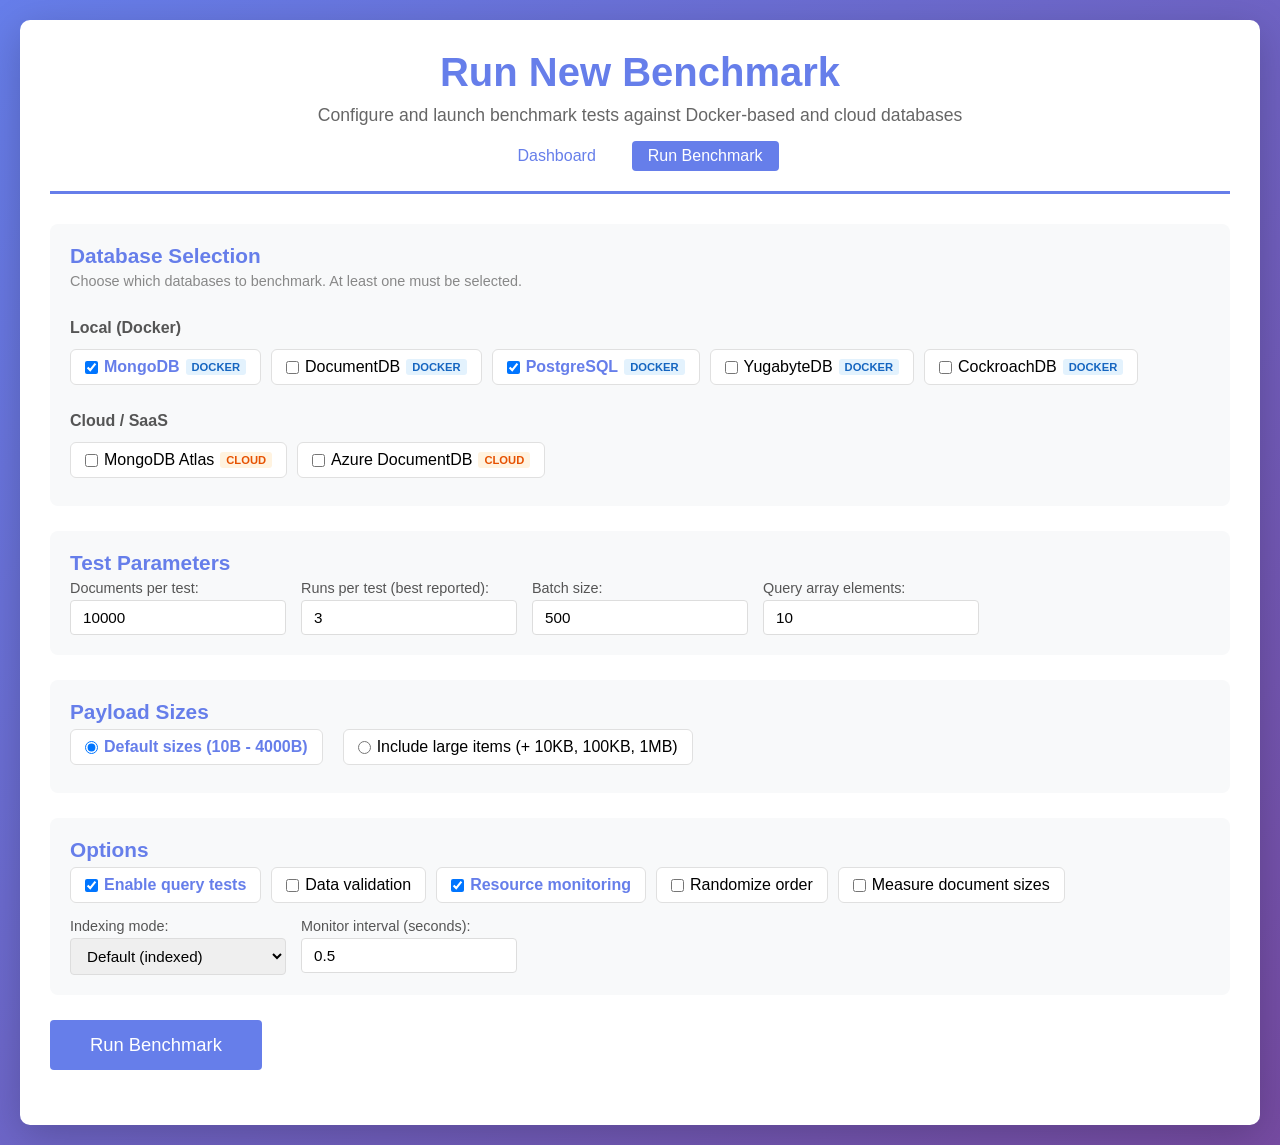
<file: webapp/public/benchmark.html>
<!DOCTYPE html>
<html lang="en">
<head>
    <meta charset="UTF-8">
    <meta name="viewport" content="width=device-width, initial-scale=1.0">
    <title>Run New Benchmark</title>
    <link rel="stylesheet" href="css/style.css">
    <link rel="stylesheet" href="css/benchmark.css">
</head>
<body>
    <div class="container">
        <header>
            <h1>Run New Benchmark</h1>
            <p>Configure and launch benchmark tests against Docker-based and cloud databases</p>
            <nav class="header-nav">
                <a href="/">Dashboard</a>
                <a href="/benchmark.html" class="active">Run Benchmark</a>
            </nav>
        </header>

        <form id="benchmark-form">
            <!-- Database Selection -->
            <div class="form-section">
                <h2>Database Selection</h2>
                <p class="section-desc">Choose which databases to benchmark. At least one must be selected.</p>

                <div class="db-grid">
                    <h3>Local (Docker)</h3>
                    <div class="checkbox-group">
                        <label class="checkbox-label">
                            <input type="checkbox" name="databases" value="mongodb" checked>
                            <span class="cb-text">MongoDB</span>
                            <span class="cb-badge docker">Docker</span>
                        </label>
                        <label class="checkbox-label">
                            <input type="checkbox" name="databases" value="documentdb">
                            <span class="cb-text">DocumentDB</span>
                            <span class="cb-badge docker">Docker</span>
                        </label>
                        <label class="checkbox-label">
                            <input type="checkbox" name="databases" value="postgresql" checked>
                            <span class="cb-text">PostgreSQL</span>
                            <span class="cb-badge docker">Docker</span>
                        </label>
                        <label class="checkbox-label">
                            <input type="checkbox" name="databases" value="yugabytedb">
                            <span class="cb-text">YugabyteDB</span>
                            <span class="cb-badge docker">Docker</span>
                        </label>
                        <label class="checkbox-label">
                            <input type="checkbox" name="databases" value="cockroachdb">
                            <span class="cb-text">CockroachDB</span>
                            <span class="cb-badge docker">Docker</span>
                        </label>
                    </div>

                    <h3>Cloud / SaaS</h3>
                    <div class="checkbox-group">
                        <label class="checkbox-label">
                            <input type="checkbox" name="databases" value="mongodb-atlas" id="db-atlas">
                            <span class="cb-text">MongoDB Atlas</span>
                            <span class="cb-badge cloud">Cloud</span>
                        </label>
                        <label class="checkbox-label">
                            <input type="checkbox" name="databases" value="azure-documentdb" id="db-azure">
                            <span class="cb-text">Azure DocumentDB</span>
                            <span class="cb-badge cloud">Cloud</span>
                        </label>
                    </div>
                </div>

                <!-- Cloud connection string overrides -->
                <div id="cloud-config" class="cloud-config" style="display:none;">
                    <h3>Cloud Database Connection</h3>
                    <p class="section-desc">Provide connection strings for selected cloud databases. These override config/benchmark_config.ini values for this run only.</p>

                    <div id="atlas-conn-group" class="conn-group" style="display:none;">
                        <label for="atlas-conn">MongoDB Atlas Connection String:</label>
                        <input type="text" id="atlas-conn" placeholder="mongodb+srv://user:pass@cluster.mongodb.net/test" autocomplete="off">
                        <span class="conn-hint">Leave blank to use the value from benchmark_config.ini</span>
                    </div>

                    <div id="azure-conn-group" class="conn-group" style="display:none;">
                        <label for="azure-conn">Azure DocumentDB Connection String:</label>
                        <input type="text" id="azure-conn" placeholder="mongodb://user:pass@host:10255/?ssl=true&..." autocomplete="off">
                        <span class="conn-hint">Leave blank to use the value from benchmark_config.ini</span>
                    </div>
                </div>
            </div>

            <!-- Test Parameters -->
            <div class="form-section">
                <h2>Test Parameters</h2>

                <div class="params-grid">
                    <div class="param-group">
                        <label for="num-docs">Documents per test:</label>
                        <input type="number" id="num-docs" value="10000" min="100" max="1000000" step="100">
                    </div>
                    <div class="param-group">
                        <label for="num-runs">Runs per test (best reported):</label>
                        <input type="number" id="num-runs" value="3" min="1" max="20">
                    </div>
                    <div class="param-group">
                        <label for="batch-size">Batch size:</label>
                        <input type="number" id="batch-size" value="500" min="1" max="100000">
                    </div>
                    <div class="param-group">
                        <label for="query-links">Query array elements:</label>
                        <input type="number" id="query-links" value="10" min="1" max="1000">
                    </div>
                </div>
            </div>

            <!-- Payload Sizes -->
            <div class="form-section">
                <h2>Payload Sizes</h2>
                <div class="checkbox-group horizontal">
                    <label class="checkbox-label">
                        <input type="radio" name="payload-mode" value="default" checked>
                        <span class="cb-text">Default sizes (10B - 4000B)</span>
                    </label>
                    <label class="checkbox-label">
                        <input type="radio" name="payload-mode" value="large">
                        <span class="cb-text">Include large items (+ 10KB, 100KB, 1MB)</span>
                    </label>
                </div>
            </div>

            <!-- Options -->
            <div class="form-section">
                <h2>Options</h2>
                <div class="options-grid">
                    <label class="checkbox-label">
                        <input type="checkbox" id="opt-queries" checked>
                        <span class="cb-text">Enable query tests</span>
                    </label>
                    <label class="checkbox-label">
                        <input type="checkbox" id="opt-validate">
                        <span class="cb-text">Data validation</span>
                    </label>
                    <label class="checkbox-label">
                        <input type="checkbox" id="opt-monitor" checked>
                        <span class="cb-text">Resource monitoring</span>
                    </label>
                    <label class="checkbox-label">
                        <input type="checkbox" id="opt-randomize">
                        <span class="cb-text">Randomize order</span>
                    </label>
                    <label class="checkbox-label">
                        <input type="checkbox" id="opt-measure-sizes">
                        <span class="cb-text">Measure document sizes</span>
                    </label>
                </div>

                <div class="params-grid" style="margin-top: 15px;">
                    <div class="param-group">
                        <label for="index-mode">Indexing mode:</label>
                        <select id="index-mode">
                            <option value="default">Default (indexed)</option>
                            <option value="no-index">No index (insert only)</option>
                            <option value="full-comparison">Full comparison (both)</option>
                        </select>
                    </div>
                    <div class="param-group">
                        <label for="monitor-interval">Monitor interval (seconds):</label>
                        <input type="number" id="monitor-interval" value="0.5" min="0.1" max="30" step="0.1">
                    </div>
                </div>
            </div>

            <!-- Actions -->
            <div class="form-actions">
                <button type="submit" id="run-btn" class="btn-primary btn-large">Run Benchmark</button>
                <button type="button" id="stop-btn" class="btn-danger btn-large" style="display:none;">Stop</button>
            </div>
        </form>

        <!-- Output Console -->
        <div id="output-section" class="output-section" style="display:none;">
            <h2>
                Benchmark Output
                <span id="run-status" class="run-status"></span>
            </h2>
            <div id="output-console" class="output-console"></div>
        </div>
    </div>

    <script src="js/benchmark.js"></script>
</body>
</html>
</file>
<file: webapp/public/css/style.css>
* {
    margin: 0;
    padding: 0;
    box-sizing: border-box;
}

body {
    font-family: -apple-system, BlinkMacSystemFont, 'Segoe UI', Roboto, Oxygen, Ubuntu, Cantarell, sans-serif;
    background: linear-gradient(135deg, #667eea 0%, #764ba2 100%);
    min-height: 100vh;
    padding: 20px;
}

.container {
    max-width: 1400px;
    margin: 0 auto;
    background: white;
    border-radius: 10px;
    box-shadow: 0 10px 40px rgba(0,0,0,0.2);
    padding: 30px;
}

header {
    text-align: center;
    margin-bottom: 30px;
    padding-bottom: 20px;
    border-bottom: 3px solid #667eea;
}

header h1 {
    color: #667eea;
    font-size: 2.5em;
    margin-bottom: 10px;
}

header p {
    color: #666;
    font-size: 1.1em;
}

.filters {
    display: flex;
    flex-wrap: wrap;
    gap: 15px;
    margin-bottom: 30px;
    padding: 20px;
    background: #f8f9fa;
    border-radius: 8px;
}

.filter-group {
    display: flex;
    flex-direction: column;
    gap: 5px;
}

.filter-group label {
    font-weight: 500;
    color: #555;
    font-size: 0.9em;
}

.filter-group select,
.filter-group input {
    padding: 8px 12px;
    border: 1px solid #ddd;
    border-radius: 4px;
    font-size: 0.95em;
}

.btn-primary,
.btn-secondary {
    padding: 10px 20px;
    border: none;
    border-radius: 4px;
    cursor: pointer;
    font-size: 1em;
    font-weight: 500;
    transition: all 0.3s;
    align-self: flex-end;
}

.btn-primary {
    background: #667eea;
    color: white;
}

.btn-primary:hover {
    background: #5568d3;
}

.btn-secondary {
    background: #6c757d;
    color: white;
}

.btn-secondary:hover {
    background: #5a6268;
}

.charts-container {
    display: grid;
    grid-template-columns: repeat(auto-fit, minmax(500px, 1fr));
    gap: 30px;
    margin-bottom: 30px;
}

.chart-section {
    background: #f8f9fa;
    padding: 20px;
    border-radius: 8px;
}

.chart-section h2 {
    color: #667eea;
    margin-bottom: 15px;
    font-size: 1.3em;
}

.chart-section canvas {
    max-height: 400px;
}

.latency-section {
    margin-top: 30px;
    padding: 20px;
    background: #f0f4ff;
    border-radius: 8px;
    border-left: 4px solid #667eea;
}

.latency-section .section-title {
    color: #667eea;
    margin-bottom: 5px;
}

.latency-section .section-desc {
    color: #666;
    font-size: 0.9em;
    margin-bottom: 20px;
}

.results-table {
    margin-top: 30px;
}

.results-table h2 {
    color: #667eea;
    margin-bottom: 15px;
}

table {
    width: 100%;
    border-collapse: collapse;
    background: white;
    box-shadow: 0 2px 8px rgba(0,0,0,0.1);
}

thead {
    background: #667eea;
    color: white;
}

th {
    padding: 12px;
    text-align: left;
    font-weight: 600;
}

td {
    padding: 10px 12px;
    border-bottom: 1px solid #e0e0e0;
}

tbody tr:hover {
    background: #f8f9fa;
}

.loading {
    text-align: center;
    padding: 40px;
    color: #666;
}

.error {
    background: #f8d7da;
    color: #721c24;
    padding: 15px;
    border-radius: 4px;
    margin: 20px 0;
}

/* Table hint text */
.table-hint {
    color: #888;
    font-size: 0.85em;
    margin-bottom: 10px;
}

/* Clickable table rows */
tbody tr.clickable-row {
    cursor: pointer;
    transition: background 0.15s;
}

tbody tr.clickable-row:hover {
    background: #e8ecff;
}

/* Resource metric cells */
td.metric-na {
    color: #bbb;
    font-style: italic;
}

/* Version sub-components in table */
.version-sub {
    display: inline-block;
    font-size: 0.8em;
    color: #888;
    line-height: 1.3;
}

/* Chart subtitle */
.chart-subtitle {
    color: #888;
    font-size: 0.9em;
    margin-bottom: 15px;
}

/* Resource comparison charts */
.resource-comparison-charts {
    display: grid;
    grid-template-columns: 1fr 1fr;
    gap: 20px;
}

.resource-chart-wrapper {
    min-height: 300px;
}

/* Detail modal */
.modal-overlay {
    position: fixed;
    top: 0;
    left: 0;
    width: 100%;
    height: 100%;
    background: rgba(0, 0, 0, 0.5);
    z-index: 1000;
    display: flex;
    align-items: center;
    justify-content: center;
}

.modal-content {
    background: white;
    border-radius: 10px;
    padding: 30px;
    max-width: 800px;
    width: 90%;
    max-height: 85vh;
    overflow-y: auto;
    position: relative;
    box-shadow: 0 20px 60px rgba(0, 0, 0, 0.3);
}

.modal-close {
    position: absolute;
    top: 15px;
    right: 20px;
    background: none;
    border: none;
    font-size: 1.8em;
    cursor: pointer;
    color: #999;
    line-height: 1;
}

.modal-close:hover {
    color: #333;
}

.modal-content h2 {
    color: #667eea;
    margin-bottom: 20px;
    padding-right: 40px;
}

.detail-section {
    margin-bottom: 20px;
    padding: 15px;
    background: #f8f9fa;
    border-radius: 8px;
}

.detail-section h3 {
    color: #555;
    font-size: 1.05em;
    margin-bottom: 10px;
    padding-bottom: 6px;
    border-bottom: 1px solid #ddd;
}

.detail-grid {
    display: grid;
    grid-template-columns: 1fr 1fr;
    gap: 6px 20px;
}

.detail-item {
    display: flex;
    justify-content: space-between;
    padding: 4px 0;
}

.detail-label {
    font-weight: 500;
    color: #666;
}

.detail-value {
    color: #333;
    text-align: right;
}

.detail-value.na {
    color: #bbb;
    font-style: italic;
}

@media (max-width: 768px) {
    .charts-container {
        grid-template-columns: 1fr;
    }

    .filters {
        flex-direction: column;
    }

    table {
        font-size: 0.9em;
    }

    .resource-comparison-charts {
        grid-template-columns: 1fr;
    }

    .detail-grid {
        grid-template-columns: 1fr;
    }

    .modal-content {
        width: 95%;
        padding: 20px;
    }
}
</file>
<file: webapp/public/css/benchmark.css>
/* Benchmark page styles - extends base style.css */

.header-nav {
    margin-top: 15px;
    display: flex;
    justify-content: center;
    gap: 20px;
}

.header-nav a {
    color: #667eea;
    text-decoration: none;
    padding: 6px 16px;
    border-radius: 4px;
    font-weight: 500;
    transition: all 0.2s;
}

.header-nav a:hover {
    background: #f0f4ff;
}

.header-nav a.active {
    background: #667eea;
    color: white;
}

/* Form sections */
.form-section {
    margin-bottom: 25px;
    padding: 20px;
    background: #f8f9fa;
    border-radius: 8px;
}

.form-section h2 {
    color: #667eea;
    margin-bottom: 5px;
    font-size: 1.3em;
}

.form-section h3 {
    color: #555;
    font-size: 1em;
    margin: 15px 0 8px;
}

.section-desc {
    color: #888;
    font-size: 0.9em;
    margin-bottom: 15px;
}

/* Database grid */
.db-grid {
    display: flex;
    flex-direction: column;
    gap: 4px;
}

.checkbox-group {
    display: flex;
    flex-wrap: wrap;
    gap: 10px;
    margin-bottom: 8px;
}

.checkbox-group.horizontal {
    gap: 20px;
}

.checkbox-label {
    display: flex;
    align-items: center;
    gap: 6px;
    padding: 8px 14px;
    background: white;
    border: 1px solid #e0e0e0;
    border-radius: 6px;
    cursor: pointer;
    transition: all 0.15s;
    user-select: none;
}

.checkbox-label:hover {
    border-color: #667eea;
    background: #f0f4ff;
}

.checkbox-label input:checked + .cb-text {
    font-weight: 600;
    color: #667eea;
}

.cb-badge {
    font-size: 0.7em;
    padding: 2px 6px;
    border-radius: 3px;
    font-weight: 600;
    text-transform: uppercase;
}

.cb-badge.docker {
    background: #e3f2fd;
    color: #1565c0;
}

.cb-badge.cloud {
    background: #fff3e0;
    color: #e65100;
}

/* Cloud connection config */
.cloud-config {
    margin-top: 15px;
    padding: 15px;
    background: #fff8e1;
    border: 1px solid #ffe082;
    border-radius: 6px;
}

.conn-group {
    margin-bottom: 12px;
}

.conn-group label {
    display: block;
    font-weight: 500;
    color: #555;
    margin-bottom: 4px;
    font-size: 0.9em;
}

.conn-group input {
    width: 100%;
    padding: 8px 12px;
    border: 1px solid #ddd;
    border-radius: 4px;
    font-size: 0.95em;
    font-family: monospace;
}

.conn-hint {
    font-size: 0.8em;
    color: #999;
}

/* Parameter grid */
.params-grid {
    display: grid;
    grid-template-columns: repeat(auto-fill, minmax(200px, 1fr));
    gap: 15px;
}

.param-group {
    display: flex;
    flex-direction: column;
    gap: 4px;
}

.param-group label {
    font-weight: 500;
    color: #555;
    font-size: 0.9em;
}

.param-group input,
.param-group select {
    padding: 8px 12px;
    border: 1px solid #ddd;
    border-radius: 4px;
    font-size: 0.95em;
}

/* Options grid */
.options-grid {
    display: flex;
    flex-wrap: wrap;
    gap: 10px;
}

/* Action buttons */
.form-actions {
    display: flex;
    gap: 15px;
    margin-bottom: 25px;
}

.btn-large {
    padding: 14px 40px;
    font-size: 1.15em;
}

.btn-danger {
    padding: 10px 20px;
    border: none;
    border-radius: 4px;
    cursor: pointer;
    font-size: 1em;
    font-weight: 500;
    transition: all 0.3s;
    background: #dc3545;
    color: white;
}

.btn-danger:hover {
    background: #c82333;
}

/* Output console */
.output-section {
    margin-top: 10px;
}

.output-section h2 {
    color: #667eea;
    margin-bottom: 10px;
    display: flex;
    align-items: center;
    gap: 12px;
}

.run-status {
    font-size: 0.6em;
    padding: 4px 10px;
    border-radius: 12px;
    font-weight: 600;
    text-transform: uppercase;
}

.run-status.running {
    background: #fff3cd;
    color: #856404;
}

.run-status.completed {
    background: #d4edda;
    color: #155724;
}

.run-status.failed {
    background: #f8d7da;
    color: #721c24;
}

.run-status.stopped {
    background: #e2e3e5;
    color: #383d41;
}

.output-console {
    background: #1e1e2e;
    color: #cdd6f4;
    font-family: 'Fira Code', 'Cascadia Code', 'Consolas', monospace;
    font-size: 0.85em;
    line-height: 1.5;
    padding: 16px;
    border-radius: 8px;
    max-height: 600px;
    overflow-y: auto;
    white-space: pre-wrap;
    word-break: break-all;
}

.output-console .line-stdout {
    color: #cdd6f4;
}

.output-console .line-stderr {
    color: #f38ba8;
}

.output-console .line-system {
    color: #a6e3a1;
    font-style: italic;
}

/* Responsive */
@media (max-width: 768px) {
    .params-grid {
        grid-template-columns: 1fr;
    }

    .checkbox-group {
        flex-direction: column;
    }

    .form-actions {
        flex-direction: column;
    }

    .btn-large {
        width: 100%;
    }
}
</file>
